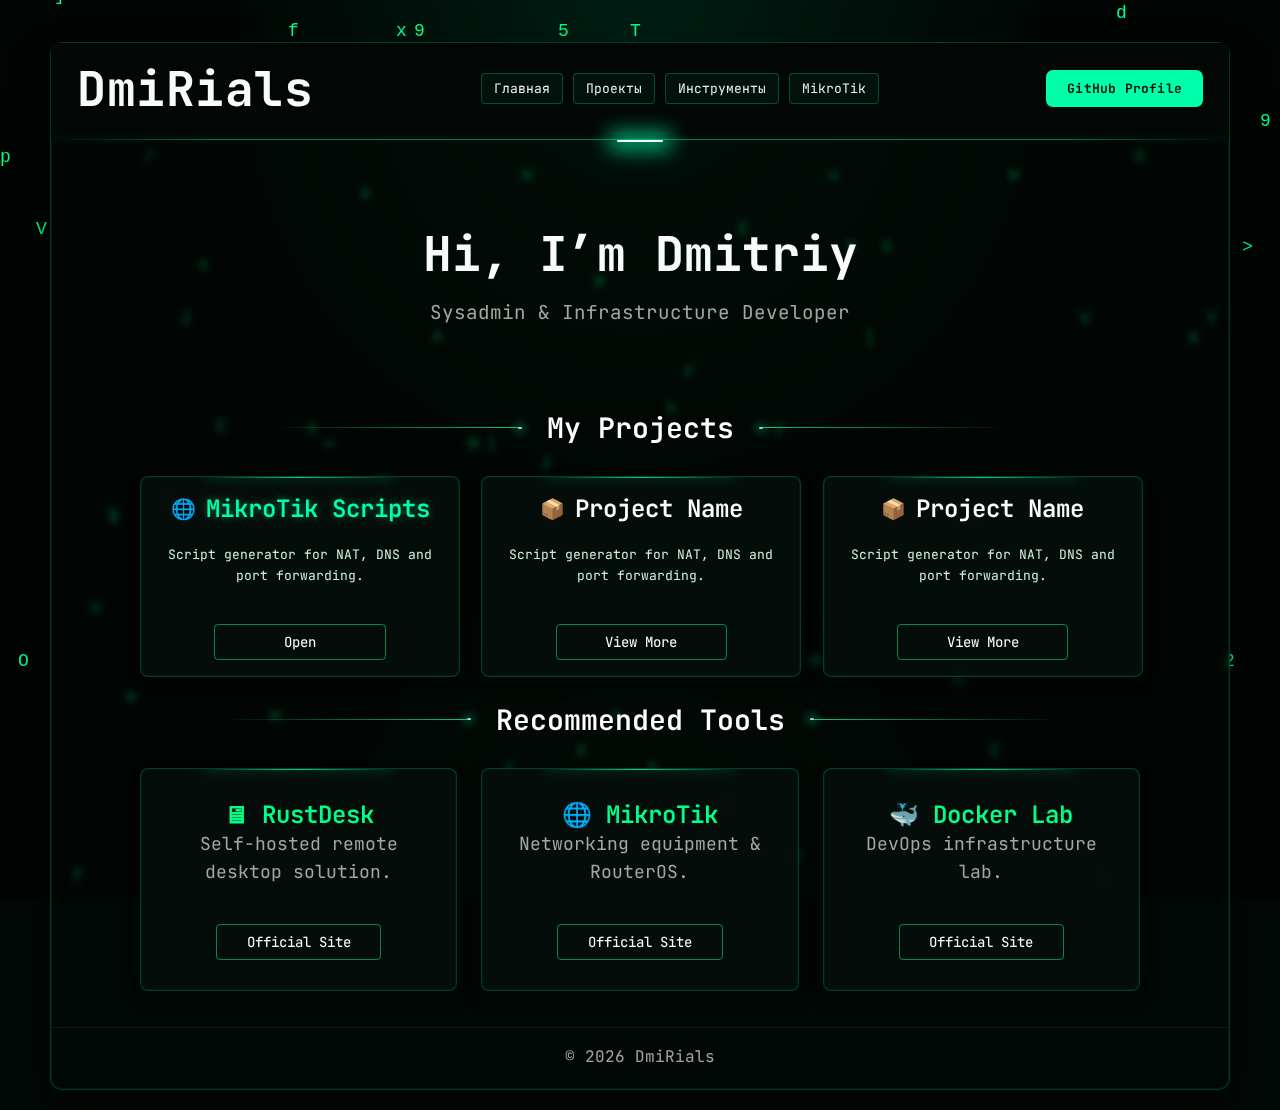
<file: index.html>
<!DOCTYPE html>
<html lang="ru">
<head>
    <meta charset="UTF-8">
    <title>DmiRials | Tech Portfolio</title>
    <meta name="viewport" content="width=device-width, initial-scale=1.0">
    <link rel="preconnect" href="https://fonts.googleapis.com">
    <link rel="preconnect" href="https://fonts.gstatic.com" crossorigin>
    <link href="https://fonts.googleapis.com/css2?family=JetBrains+Mono:wght@400;500;700&display=swap" rel="stylesheet">
    <link rel="stylesheet" href="css/style.css">
</head>
<body class="home-page site-page">

<canvas id="matrixCanvas"></canvas>

<div class="page-shell">
    <div class="global-site-header">
        <div class="top-nav">
            <div class="brand">DmiRials</div>

            <nav class="site-nav" aria-label="Global navigation">
                <a href="index.html">Главная</a>
                <a href="#projects">Проекты</a>
                <a href="#tools">Инструменты</a>
                <a href="mikrotik.html">MikroTik</a>
            </nav>

            <div class="nav-actions">
                <a class="main-btn nav-github" href="https://github.com/DmiRials" target="_blank">GitHub Profile</a>
            </div>
        </div>
    </div>

    <header class="hero-header">
        <section class="hero-content">
            <h1>Hi, I’m Dmitriy</h1>
            <p>Sysadmin &amp; Infrastructure Developer</p>
        </section>
    </header>

    <main>
        <section id="projects" class="header-projects">
            <div class="section-title-wrapper">
                <div class="section-title-line left"></div>
                <h2 class="section-title">My Projects</h2>
                <div class="section-title-line right"></div>
            </div>
            <div class="blocks header-blocks">
                <div class="card">
                    <div class="card-header">
                        <span class="card-icon">🌐</span>
                        <h3 class="color-primary">MikroTik Scripts</h3>
                    </div>
                    <p>Script generator for NAT, DNS and port forwarding.</p>
                    <a href="mikrotik.html">Open</a>
                </div>

                <div class="card">
                    <div class="card-header">
                        <span class="card-icon">📦</span>
                        <h3 class="color-white">Project Name</h3>
                    </div>
                    <p>Script generator for NAT, DNS and port forwarding.</p>
                    <a href="#">View More</a>
                </div>

                <div class="card">
                    <div class="card-header">
                        <span class="card-icon">📦</span>
                        <h3 class="color-white">Project Name</h3>
                    </div>
                    <p>Script generator for NAT, DNS and port forwarding.</p>
                    <a href="#">View More</a>
                </div>
            </div>
        </section>

        <section id="tools" class="projects-section">
            <div class="section-title-wrapper">
                <div class="section-title-line left"></div>
                <h2 class="section-title">Recommended Tools</h2>
                <div class="section-title-line right"></div>
            </div>
            <div id="projectsContainer" class="blocks"></div>
        </section>
    </main>

    <footer id="about">
        © 2026 DmiRials
    </footer>
</div>

<script src="js/app.js"></script>
</body>
</html>
</file>
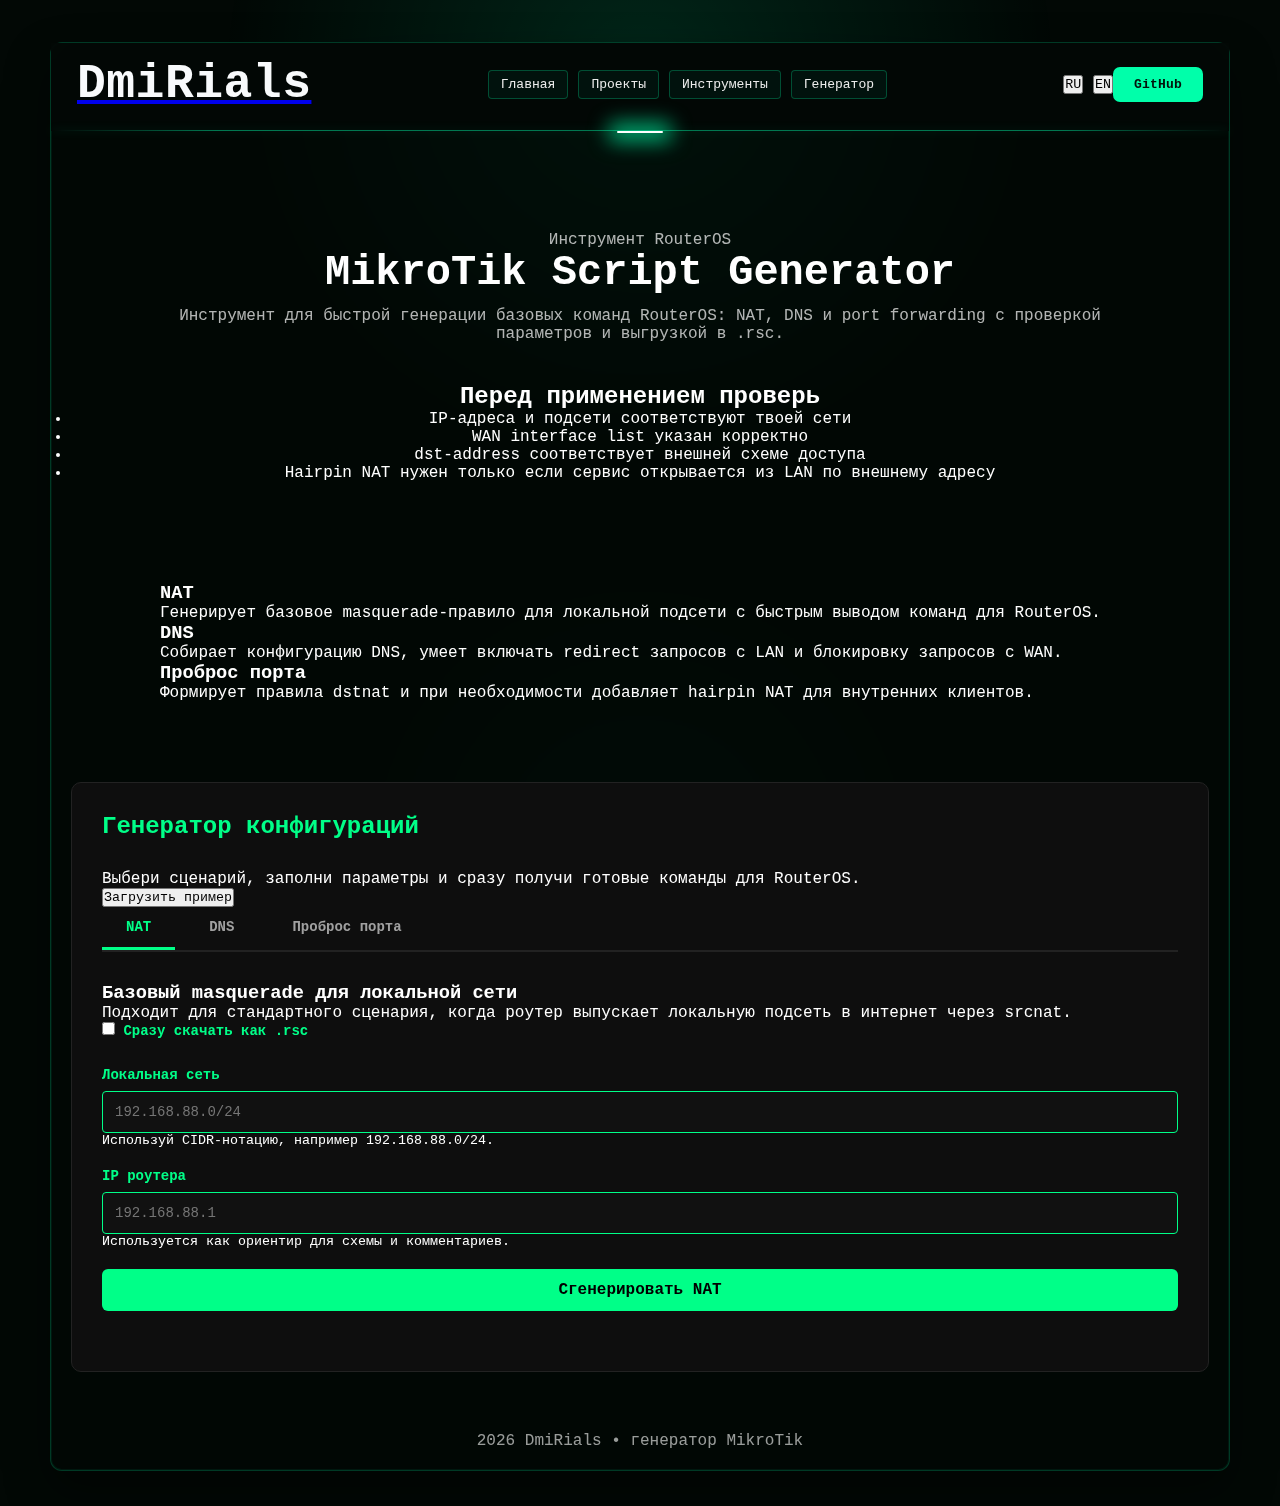
<file: mikrotik.html>
<!DOCTYPE html>
<html lang="ru">
<head>
    <meta charset="UTF-8">
    <title>MikroTik Script Generator | DmiRials</title>
    <meta id="pageDescription" name="description" content="Генератор конфигураций MikroTik для NAT, DNS и port forwarding.">
    <meta name="viewport" content="width=device-width, initial-scale=1.0">
    <meta name="robots" content="index,follow">
    <meta name="author" content="Dmitriy">
    <meta name="theme-color" content="#020805">
    <meta property="og:type" content="website">
    <meta property="og:site_name" content="DmiRials">
    <meta property="og:locale" content="ru_RU" id="ogLocale">
    <meta property="og:title" content="MikroTik Script Generator | DmiRials" id="ogTitle">
    <meta property="og:description" content="Генератор конфигураций MikroTik для NAT, DNS и port forwarding." id="ogDescription">
    <meta property="og:image" content="assets/social-mikrotik.svg">
    <meta property="og:image:type" content="image/svg+xml">
    <meta property="og:image:width" content="1200">
    <meta property="og:image:height" content="630">
    <meta property="og:image:alt" content="MikroTik generator preview">
    <meta name="twitter:card" content="summary_large_image">
    <meta name="twitter:title" content="MikroTik Script Generator | DmiRials" id="twitterTitle">
    <meta name="twitter:description" content="Генератор конфигураций MikroTik для NAT, DNS и port forwarding." id="twitterDescription">
    <meta name="twitter:image" content="assets/social-mikrotik.svg">
    <meta name="twitter:image:alt" content="MikroTik generator preview">
    <link rel="stylesheet" href="css/style.css">
</head>
<body class="site-page" data-i18n-page-title="mikrotik.meta.title" data-i18n-page-description="mikrotik.meta.description">
<canvas id="matrixCanvas"></canvas>

<div class="page-shell">
    <div class="global-site-header">
        <div class="top-nav">
            <a class="brand-link" href="index.html">
                <div class="brand">DmiRials</div>
            </a>

            <nav class="site-nav" aria-label="Основная навигация" data-i18n-aria-label="common.navigationLabel">
                <a href="index.html" data-i18n="common.nav.home">Главная</a>
                <a href="index.html#projects" data-i18n="common.nav.projects">Проекты</a>
                <a href="index.html#tools" data-i18n="common.nav.tools">Инструменты</a>
                <a href="#generator" data-i18n="common.nav.generator">Генератор</a>
            </nav>

            <div class="nav-actions">
                <div class="language-switcher" role="group" aria-label="Переключение языка" data-i18n-aria-label="common.languageSwitcherLabel">
                    <button type="button" class="lang-btn" data-lang="ru" aria-pressed="true">RU</button>
                    <button type="button" class="lang-btn" data-lang="en" aria-pressed="false">EN</button>
                </div>
                <a class="main-btn nav-github" href="https://github.com/DmiRials" target="_blank" rel="noopener noreferrer" data-i18n="common.github">GitHub</a>
            </div>
        </div>
    </div>

    <header class="hero-header hero-grid tool-hero-layout">
        <section class="hero-copy">
            <p class="hero-kicker" data-i18n="mikrotik.hero.kicker">RouterOS helper</p>
            <h1 data-i18n="mikrotik.hero.title">MikroTik Script Generator</h1>
            <p class="hero-lead" data-i18n="mikrotik.hero.lead">Инструмент для быстрой генерации базовых команд RouterOS: NAT, DNS и port forwarding с проверкой параметров и выгрузкой в .rsc.</p>
        </section>

        <aside class="hero-panel checklist-panel">
            <h2 data-i18n="mikrotik.checklist.title">Перед применением проверь</h2>
            <ul class="bullet-list compact-list">
                <li data-i18n="mikrotik.checklist.items.addressing">IP-адреса и подсети соответствуют твоей сети</li>
                <li data-i18n="mikrotik.checklist.items.wan">WAN interface list указан корректно</li>
                <li data-i18n="mikrotik.checklist.items.dst">dst-address совпадает с внешней схемой доступа</li>
                <li data-i18n="mikrotik.checklist.items.hairpin">Hairpin NAT нужен только если сервис открывается из LAN по внешнему адресу</li>
            </ul>
        </aside>
    </header>

    <main>
        <section class="content-section micro-info-grid">
            <article class="feature-card">
                <h3 data-i18n="mikrotik.summary.nat.title">NAT</h3>
                <p data-i18n="mikrotik.summary.nat.text">Генерирует базовое masquerade-правило для локальной подсети с быстрым выводом команд для RouterOS.</p>
            </article>

            <article class="feature-card">
                <h3 data-i18n="mikrotik.summary.dns.title">DNS</h3>
                <p data-i18n="mikrotik.summary.dns.text">Собирает конфигурацию DNS, умеет включать redirect запросов с LAN и блокировку запросов с WAN.</p>
            </article>

            <article class="feature-card">
                <h3 data-i18n="mikrotik.summary.portForward.title">Port Forward</h3>
                <p data-i18n="mikrotik.summary.portForward.text">Формирует правила dstnat и при необходимости добавляет hairpin NAT для внутренних клиентов.</p>
            </article>
        </section>

        <section id="generator" class="mikrotik-section content-section">
            <div class="script-container">
                <div class="generator-toolbar">
                    <div>
                        <h2 data-i18n="mikrotik.generator.title">Генератор конфигураций</h2>
                        <p class="section-subtitle" data-i18n="mikrotik.generator.subtitle">Выбери сценарий, заполни параметры и сразу получи готовые команды для RouterOS.</p>
                    </div>
                    <button type="button" id="loadExampleBtn" class="ghost-btn small-btn" data-i18n="common.buttons.loadExample">Загрузить пример</button>
                </div>

                <div class="tabs" role="tablist" aria-label="Тип конфигурации" data-i18n-aria-label="mikrotik.generator.tabListLabel">
                    <button class="tab-btn active" data-tab="nat" type="button" data-i18n="mikrotik.tabs.nat">NAT</button>
                    <button class="tab-btn" data-tab="dns" type="button" data-i18n="mikrotik.tabs.dns">DNS</button>
                    <button class="tab-btn" data-tab="portforward" type="button" data-i18n="mikrotik.tabs.portForward">Port Forward</button>
                </div>

                <div id="nat" class="tab-content active">
                    <div class="tab-intro">
                        <h3 data-i18n="mikrotik.nat.title">Базовый masquerade для локальной сети</h3>
                        <p data-i18n="mikrotik.nat.text">Подходит для стандартного сценария, когда роутер выпускает локальную подсеть в интернет через srcnat.</p>
                    </div>

                    <form id="natForm" class="nat-form">
                        <div class="form-group checkbox-row">
                            <label>
                                <input type="checkbox" id="natScriptToggle">
                                <span data-i18n-html="mikrotik.common.downloadRsc">Сразу скачать как <code>.rsc</code></span>
                            </label>
                        </div>

                        <div class="form-group">
                            <label for="localNetwork" data-i18n="mikrotik.nat.localNetworkLabel">Локальная сеть</label>
                            <input type="text" id="localNetwork" placeholder="192.168.88.0/24" data-i18n-placeholder="mikrotik.placeholders.localNetwork" required>
                            <small data-i18n-html="mikrotik.nat.localNetworkHint">Используй CIDR-нотацию, например <code>192.168.88.0/24</code>.</small>
                        </div>

                        <div class="form-group">
                            <label for="routerIp" data-i18n="mikrotik.nat.routerIpLabel">IP роутера</label>
                            <input type="text" id="routerIp" placeholder="192.168.88.1" data-i18n-placeholder="mikrotik.placeholders.routerIp" required>
                            <small data-i18n="mikrotik.nat.routerIpHint">Используется как ориентир для схемы и комментариев.</small>
                        </div>

                        <button type="submit" class="generate-btn" data-i18n="common.buttons.generateNat">Сгенерировать NAT</button>
                    </form>

                    <div id="natOutput" class="output-container" style="display: none;">
                        <h3 data-i18n="mikrotik.output.title">Сгенерированные команды</h3>
                        <p class="info-text" data-i18n="mikrotik.output.natInfo">Проверь параметры и вставь команды в терминал MikroTik.</p>
                        <div class="command-box"><pre id="natCommandOutput"></pre></div>
                        <button id="natCopyBtn" class="copy-btn" type="button" data-i18n="common.buttons.copy">Копировать в буфер</button>
                    </div>
                </div>

                <div id="dns" class="tab-content">
                    <div class="tab-intro">
                        <h3 data-i18n="mikrotik.dns.title">DNS для локальной сети и контроля входящих запросов</h3>
                        <p data-i18n="mikrotik.dns.text">Можно собрать список резолверов, настроить redirect клиентских запросов на роутер и закрыть входящие DNS-запросы с WAN.</p>
                    </div>

                    <form id="dnsForm" class="nat-form">
                        <div class="form-group checkbox-row">
                            <label>
                                <input type="checkbox" id="dnsScriptToggle">
                                <span data-i18n-html="mikrotik.common.downloadRsc">Сразу скачать как <code>.rsc</code></span>
                            </label>
                        </div>

                        <div class="form-group">
                            <label data-i18n="mikrotik.dns.serverSelectionLabel">Выбери DNS-серверы</label>
                            <div class="dns-columns-wrapper">
                                <div class="dns-column">
                                    <h4 data-i18n="mikrotik.dns.primaryLabel">Основной DNS</h4>
                                    <div class="dns-list">
                                        <label class="dns-checkbox-item"><input type="checkbox" class="primary-dns" value="8.8.8.8"><span>Google<br>8.8.8.8</span></label>
                                        <label class="dns-checkbox-item"><input type="checkbox" class="primary-dns" value="1.1.1.1"><span>Cloudflare<br>1.1.1.1</span></label>
                                        <label class="dns-checkbox-item"><input type="checkbox" class="primary-dns" value="9.9.9.9"><span>Quad9<br>9.9.9.9</span></label>
                                        <label class="dns-checkbox-item"><input type="checkbox" class="primary-dns" value="77.88.8.8"><span>Yandex<br>77.88.8.8</span></label>
                                        <label class="dns-checkbox-item"><input type="checkbox" class="primary-dns" value="208.67.222.222"><span>OpenDNS<br>208.67.222.222</span></label>
                                    </div>
                                </div>

                                <div class="dns-column">
                                    <h4 data-i18n="mikrotik.dns.secondaryLabel">Дополнительный DNS</h4>
                                    <div class="dns-list">
                                        <label class="dns-checkbox-item"><input type="checkbox" class="secondary-dns" value="8.8.4.4"><span>Google<br>8.8.4.4</span></label>
                                        <label class="dns-checkbox-item"><input type="checkbox" class="secondary-dns" value="1.0.0.1"><span>Cloudflare<br>1.0.0.1</span></label>
                                        <label class="dns-checkbox-item"><input type="checkbox" class="secondary-dns" value="149.112.112.112"><span>Quad9<br>149.112.112.112</span></label>
                                        <label class="dns-checkbox-item"><input type="checkbox" class="secondary-dns" value="77.88.1.1"><span>Yandex<br>77.88.1.1</span></label>
                                        <label class="dns-checkbox-item"><input type="checkbox" class="secondary-dns" value="208.67.220.220"><span>OpenDNS<br>208.67.220.220</span></label>
                                    </div>
                                </div>
                            </div>
                        </div>

                        <div class="form-group">
                            <label for="dnsCustom" data-i18n="mikrotik.dns.customDnsLabel">Пользовательский DNS</label>
                            <input type="text" id="dnsCustom" placeholder="208.67.222.123" data-i18n-placeholder="mikrotik.placeholders.customDns">
                        </div>

                        <div class="form-group">
                            <label for="cacheTtl" data-i18n="mikrotik.dns.ttlLabel">TTL кэша</label>
                            <select id="cacheTtl">
                                <option value="1d" data-i18n="mikrotik.dns.ttlDay">1 день</option>
                                <option value="1w" selected data-i18n="mikrotik.dns.ttlWeek">1 неделя</option>
                            </select>
                        </div>

                        <div class="form-group checkbox-row">
                            <label>
                                <input type="checkbox" id="dnsRedirectToggle">
                                <span data-i18n="mikrotik.dns.redirectToggle">Перенаправлять все DNS-запросы клиентов на роутер</span>
                            </label>
                        </div>

                        <div id="dnsRedirectSettings" style="display:none;" class="form-group toggle-group">
                            <label for="redirectRouterIp" data-i18n="mikrotik.dns.redirectRouterLabel">IP роутера для redirect</label>
                            <input type="text" id="redirectRouterIp" placeholder="192.168.88.1" data-i18n-placeholder="mikrotik.placeholders.routerIp">
                            <label for="redirectLocalSubnet" data-i18n="mikrotik.dns.redirectSubnetLabel">Локальная подсеть</label>
                            <input type="text" id="redirectLocalSubnet" placeholder="192.168.88.0/24" data-i18n-placeholder="mikrotik.placeholders.localNetwork">
                        </div>

                        <div class="form-group checkbox-row">
                            <label>
                                <input type="checkbox" id="dnsFilterToggle" checked>
                                <span data-i18n="mikrotik.dns.filterToggle">Блокировать DNS-запросы из интернета</span>
                            </label>
                            <p class="warning-text" data-i18n="mikrotik.dns.filterHint">Оставляй эту защиту включённой, иначе роутер может стать доступным DNS-резолвером из интернета.</p>
                        </div>

                        <div id="dnsFilterSettings" class="form-group toggle-group">
                            <label for="filterWanInterface" data-i18n="mikrotik.dns.filterWanLabel">WAN interface list</label>
                            <input type="text" id="filterWanInterface" placeholder="WAN" data-i18n-placeholder="mikrotik.placeholders.wanList">
                        </div>

                        <button type="submit" class="generate-btn" data-i18n="common.buttons.generateDns">Сгенерировать DNS</button>
                    </form>

                    <div id="dnsOutput" class="output-container" style="display: none;">
                        <h3 data-i18n="mikrotik.output.title">Сгенерированные команды</h3>
                        <p class="info-text" data-i18n="mikrotik.output.dnsInfo">Проверь список резолверов и параметры redirect перед применением.</p>
                        <div class="command-box"><pre id="dnsCommandOutput"></pre></div>
                        <button id="dnsCopyBtn" class="copy-btn" type="button" data-i18n="common.buttons.copy">Копировать в буфер</button>
                    </div>
                </div>

                <div id="portforward" class="tab-content">
                    <div class="tab-intro">
                        <h3 data-i18n="mikrotik.portForward.title">Публикация сервиса из локальной сети</h3>
                        <p data-i18n="mikrotik.portForward.text">Создаёт dstnat для указанного сервиса и при необходимости добавляет hairpin NAT, если доступ нужен из LAN по внешнему адресу.</p>
                    </div>

                    <form id="portforwardForm" class="nat-form">
                        <div class="form-group checkbox-row">
                            <label>
                                <input type="checkbox" id="portScriptToggle">
                                <span data-i18n-html="mikrotik.common.downloadRsc">Сразу скачать как <code>.rsc</code></span>
                            </label>
                        </div>

                        <div class="form-group">
                            <label for="pfRouterIp" data-i18n="mikrotik.portForward.routerIpLabel">Внешний IP роутера</label>
                            <input type="text" id="pfRouterIp" placeholder="192.168.88.1" data-i18n-placeholder="mikrotik.placeholders.routerIp" required>
                        </div>

                        <div class="form-group">
                            <label for="pfInternalIp" data-i18n="mikrotik.portForward.internalIpLabel">Внутренний IP сервиса</label>
                            <input type="text" id="pfInternalIp" placeholder="192.168.88.10" data-i18n-placeholder="mikrotik.placeholders.internalIp" required>
                        </div>

                        <div class="form-row two-columns">
                            <div class="form-group">
                                <label for="pfExternalPort" data-i18n="mikrotik.portForward.externalPortLabel">Внешний порт</label>
                                <input type="text" id="pfExternalPort" placeholder="8443" required>
                            </div>

                            <div class="form-group">
                                <label for="pfInternalPort" data-i18n="mikrotik.portForward.internalPortLabel">Внутренний порт</label>
                                <input type="text" id="pfInternalPort" placeholder="443" required>
                            </div>
                        </div>

                        <div class="form-group">
                            <label for="pfProtocol" data-i18n="mikrotik.portForward.protocolLabel">Протокол</label>
                            <select id="pfProtocol">
                                <option value="tcp">TCP</option>
                                <option value="udp">UDP</option>
                                <option value="tcp,udp">TCP + UDP</option>
                            </select>
                        </div>

                        <div class="form-group checkbox-row">
                            <label>
                                <input type="checkbox" id="hairpinToggle">
                                <span data-i18n="mikrotik.portForward.hairpinToggle">Добавить hairpin NAT</span>
                            </label>
                        </div>

                        <div class="form-group" id="hairpinLanGroup" style="display:none;">
                            <label for="hairpinLan" data-i18n="mikrotik.portForward.hairpinLanLabel">LAN-подсеть для hairpin</label>
                            <input type="text" id="hairpinLan" placeholder="192.168.88.0/24" data-i18n-placeholder="mikrotik.placeholders.localNetwork">
                            <small data-i18n="mikrotik.portForward.hairpinLanHint">Если поле пустое, будет сгенерировано более общее правило masquerade.</small>
                        </div>

                        <button type="submit" class="generate-btn" data-i18n="common.buttons.generatePortForward">Сгенерировать Port Forward</button>
                    </form>

                    <div id="portforwardOutput" class="output-container" style="display: none;">
                        <h3 data-i18n="mikrotik.output.title">Сгенерированные команды</h3>
                        <p class="info-text" data-i18n="mikrotik.output.portForwardInfo">Сначала проверь IP, порт и необходимость hairpin NAT.</p>
                        <div class="command-box"><pre id="portforwardCommandOutput"></pre></div>
                        <button id="portforwardCopyBtn" class="copy-btn" type="button" data-i18n="common.buttons.copy">Копировать в буфер</button>
                    </div>
                </div>
            </div>
        </section>
    </main>

    <footer>
        <span id="currentYear">2026</span> DmiRials • <span data-i18n="common.footer.mikrotik">MikroTik Generator</span>
    </footer>
</div>

<script src="js/shared.js"></script>
<script src="js/i18n.js"></script>
<script src="js/mikrotik-generator.js"></script>
</body>
</html>
</file>
<file: css/style.css>
:root {
    --primary-glow: #00ffaa;
    --secondary-glow: #00ccff;
    --bg-dark: #020805;
    --card-bg: rgba(6, 16, 12, 0.72);
    --text-main: #ffffff;
    --text-muted: #a0a8a4;
    --border-color: rgba(0, 255, 170, 0.2);
    --nav-border: rgba(0, 255, 170, 0.15);
}

* {
    margin: 0;
    padding: 0;
    box-sizing: border-box;
    font-family: "JetBrains Mono", Consolas, monospace;
}

body {
    background: var(--bg-dark);
    color: var(--text-main);
    padding: 20px;
    min-height: 100vh;
    display: flex;
    flex-direction: column;
}

canvas {
    position: fixed;
    top: 0;
    left: 0;
    z-index: -1;
}

/* ===== Shared Page Shell / Top Bar ===== */

.site-page {
    padding: 42px 20px 20px;
    display: block;
    min-height: 100vh;
}

.site-page::before {
    content: "";
    position: fixed;
    inset: 0;
    pointer-events: none;
    background:
        radial-gradient(circle at 50% 8%, rgba(0, 255, 170, 0.12), transparent 40%),
        radial-gradient(circle at 50% 95%, rgba(0, 255, 170, 0.06), transparent 30%);
    z-index: -1;
}

.site-page .page-shell {
    width: min(1180px, 100%);
    margin: 0 auto;
    border: 1px solid var(--border-color);
    border-radius: 12px;
    background: rgba(2, 8, 5, 0.68);
    box-shadow:
        0 0 0 1px rgba(0, 255, 170, 0.07) inset,
        0 20px 45px rgba(0, 0, 0, 0.45);
    backdrop-filter: blur(3px);
}

.site-page .global-site-header {
    position: sticky;
    top: 0;
    z-index: 40;
    background: rgba(2, 8, 5, 0.9);
    backdrop-filter: blur(6px);
}

.site-page .top-nav {
    display: flex;
    align-items: center;
    justify-content: space-between;
    padding: 14px 26px 20px;
    position: relative;
}

.site-page .top-nav::before {
    content: "";
    position: absolute;
    left: 0;
    right: 0;
    bottom: 0;
    height: 1px;
    background: linear-gradient(
        90deg,
        rgba(0, 255, 170, 0),
        rgba(0, 255, 170, 0.45) 14%,
        rgba(0, 255, 170, 0.45) 86%,
        rgba(0, 255, 170, 0)
    );
    box-shadow: 0 0 8px rgba(0, 255, 170, 0.26);
}

.site-page .top-nav::after {
    content: "";
    position: absolute;
    left: 50%;
    transform: translateX(-50%);
    bottom: -2px;
    width: 46px;
    height: 2px;
    border-radius: 999px;
    background: #fff;
    box-shadow: 0 0 20px 8px rgba(0, 255, 170, 0.7);
}

.site-page .brand {
    font-size: 48px;
    font-weight: 700;
    color: #f8fafc;
    letter-spacing: 0.5px;
}

.site-page .site-nav {
    display: flex;
    gap: 10px;
    font-size: 14px;
}

.site-page .site-nav a,
.site-page .github-mini,
.site-page .menu-btn {
    color: #cbd5e1;
    text-decoration: none;
    opacity: 0.92;
    transition: 0.25s;
}

.site-page .site-nav a {
    display: inline-flex;
    align-items: center;
    justify-content: center;
    padding: 6px 12px;
    border-radius: 4px;
    border: 1px solid rgba(0, 255, 170, 0.28);
    background: rgba(0, 255, 170, 0.05);
    color: var(--text-main);
    font-size: 13px;
}

.site-page .site-nav a:hover,
.site-page .github-mini:hover,
.site-page .menu-btn:hover {
    color: var(--primary-glow);
}

.site-page .site-nav a:hover {
    border-color: rgba(0, 255, 170, 0.72);
    box-shadow: 0 0 10px rgba(0, 255, 170, 0.28);
}

.site-page .nav-actions {
    display: flex;
    align-items: center;
    gap: 0;
}

.site-page .github-mini {
    font-size: 13px;
}

.site-page .menu-btn {
    background: transparent;
    border: none;
    font-size: 18px;
    cursor: pointer;
    line-height: 1;
}

.site-page .main-btn {
    display: inline-block;
    padding: 12px 30px;
    background: var(--primary-glow);
    color: #03120b;
    text-decoration: none;
    border-radius: 7px;
    border: 1px solid rgba(0, 255, 170, 0.7);
    transition: 0.25s;
    font-weight: 700;
    letter-spacing: 0.2px;
    margin-bottom: 0;
}

.site-page .main-btn:hover {
    box-shadow: 0 0 25px rgba(0, 255, 170, 0.7);
    transform: scale(1.02);
}

.site-page .nav-github {
    padding: 9px 20px;
    font-size: 13px;
}

/* ===== Home Page (Screenshot-like) ===== */

.home-page .hero-header {
    padding: 18px 18px 8px;
    text-align: center;
}

.home-page .hero-content {
    padding: 64px 20px 24px;
}

.home-page .hero-content h1 {
    font-size: clamp(32px, 4.1vw, 48px);
    font-weight: 700;
    color: #f8fafc;
    margin-bottom: 14px;
}

.home-page .hero-content p {
    font-size: clamp(16px, 1.5vw, 22px);
    color: var(--text-muted);
    opacity: 1;
    margin-bottom: 26px;
}

.home-page .hero-btn {
    min-width: 190px;
    margin-bottom: 16px;
}

.home-page .header-controls {
    margin-top: 8px;
}

.home-page .auth-buttons {
    margin-top: 8px;
}

.home-page .auth-btn {
    display: inline-block;
    margin: 5px 8px;
    padding: 8px 26px;
    border-radius: 5px;
    text-decoration: none;
    font-size: 14px;
    border: 1px solid rgba(0, 255, 136, 0.7);
    color: #00ff88;
    background: rgba(0, 255, 136, 0.08);
    transition: 0.25s;
}

.home-page .auth-btn.register {
    background: rgba(0, 255, 136, 0.12);
}

.home-page .auth-btn:hover {
    box-shadow: 0 0 14px rgba(0, 255, 136, 0.6);
}

.home-page main {
    padding: 0 24px 10px;
}

.site-page .section-title {
    font-size: clamp(22px, 2.2vw, 30px);
    font-weight: 600;
    margin: 0 25px;
    color: var(--text-main);
    white-space: nowrap;
}

.site-page .section-title-wrapper {
    display: flex;
    align-items: center;
    justify-content: center;
    width: 100%;
    margin-bottom: 30px;
}

.site-page .section-title-line {
    flex-grow: 1;
    max-width: 250px;
    min-width: 60px;
    height: 1px;
    opacity: 0.8;
    position: relative;
}

.site-page .section-title-line.left {
    background: linear-gradient(to left, var(--primary-glow), transparent);
}

.site-page .section-title-line.right {
    background: linear-gradient(to right, var(--primary-glow), transparent);
}

.site-page .section-title-line.left::after {
    content: "";
    position: absolute;
    right: 0;
    top: 50%;
    transform: translateY(-50%);
    width: 4px;
    height: 2px;
    border-radius: 50%;
    background: #fff;
    box-shadow: 0 0 10px 3px rgba(0, 255, 170, 0.55);
}

.site-page .section-title-line.right::after {
    content: "";
    position: absolute;
    left: 0;
    top: 50%;
    transform: translateY(-50%);
    width: 4px;
    height: 2px;
    border-radius: 50%;
    background: #fff;
    box-shadow: 0 0 10px 3px rgba(0, 255, 170, 0.55);
}

.site-page .color-primary {
    color: var(--primary-glow);
    text-shadow: 0 0 8px rgba(0, 255, 170, 0.4);
}

.site-page .color-white {
    color: var(--text-main);
}

.home-page .header-projects,
.home-page .projects-section {
    padding: 8px 0 16px;
}

.home-page .blocks {
    display: grid;
    grid-template-columns: repeat(3, minmax(0, 1fr));
    gap: 24px;
}

.home-page .card {
    background: var(--card-bg);
    border: 1px solid var(--border-color);
    border-radius: 8px;
    padding: 30px 20px;
    display: flex;
    flex-direction: column;
    align-items: center;
    text-align: center;
    position: relative;
    overflow: hidden;
    backdrop-filter: blur(8px);
    box-shadow:
        0 0 0 1px rgba(0, 255, 170, 0.05) inset,
        0 8px 16px rgba(0, 0, 0, 0.28);
    transition: transform 0.3s, box-shadow 0.3s;
}

.home-page .card::before {
    content: "";
    position: absolute;
    top: 0;
    left: 20%;
    right: 20%;
    height: 1px;
    background: linear-gradient(90deg, transparent, var(--primary-glow), transparent);
    opacity: 0.8;
    box-shadow: 0 0 10px var(--primary-glow);
}

.home-page .card:hover {
    transform: translateY(-3px);
    box-shadow: 0 10px 25px rgba(0, 0, 0, 0.6), 0 0 15px rgba(0, 255, 170, 0.15);
}

.home-page .card-header {
    display: flex;
    align-items: center;
    gap: 10px;
    margin-bottom: 15px;
}

.home-page .card-icon {
    font-size: 20px;
}

.home-page .card h3 {
    margin: 0;
    font-size: 24px;
    font-weight: 600;
}

.home-page .card p {
    color: var(--text-muted);
    font-size: 18px;
    line-height: 1.6;
    margin: 0 0 25px 0;
    flex-grow: 1;
    min-height: auto;
}

.home-page .card a {
    display: inline-block;
    margin-top: 12px;
    min-width: 60%;
    padding: 8px 14px;
    border-radius: 4px;
    border: 1px solid rgba(0, 255, 170, 0.5);
    color: var(--text-main);
    text-decoration: none;
    font-size: 14px;
    font-weight: 400;
    transition: 0.25s;
}

.home-page .card a:hover {
    background: rgba(0, 255, 170, 0.05);
    box-shadow: 0 0 15px rgba(0, 255, 170, 0.2) inset, 0 0 10px rgba(0, 255, 170, 0.2);
    border-color: var(--primary-glow);
}

.home-page .color-primary {
    color: var(--primary-glow);
    text-shadow: 0 0 8px rgba(0, 255, 170, 0.4);
}

.home-page .color-white {
    color: var(--text-main);
}

.home-page footer {
    margin-top: 10px;
    text-align: center;
    padding: 18px 0 22px;
    opacity: 0.62;
    border-top: 1px solid rgba(0, 255, 136, 0.16);
}

/* ===== Tool Page ===== */

.tool-page .tool-header {
    padding: 18px 18px 10px;
    text-align: center;
}

.tool-page .tool-hero {
    padding: 64px 20px 24px;
}

.tool-page .tool-hero h1 {
    font-size: clamp(32px, 4.1vw, 48px);
    color: #f8fafc;
    margin-bottom: 14px;
}

.tool-page .tool-hero p {
    font-size: clamp(16px, 1.5vw, 22px);
    color: var(--text-muted);
    opacity: 1;
}

.tool-page main {
    padding: 0 24px 10px;
}

.tool-page .mikrotik-section {
    max-width: 100%;
    padding: 8px 0 16px;
}

.tool-page .script-container {
    background: var(--card-bg);
    border: 1px solid var(--border-color);
    border-radius: 8px;
    padding: 30px;
    overflow: hidden;
    position: relative;
    backdrop-filter: blur(8px);
    box-shadow:
        0 0 0 1px rgba(0, 255, 170, 0.05) inset,
        0 8px 16px rgba(0, 0, 0, 0.28);
}

.tool-page .script-container::before {
    content: "";
    position: absolute;
    top: 0;
    left: 20%;
    right: 20%;
    height: 1px;
    background: linear-gradient(90deg, transparent, var(--primary-glow), transparent);
    opacity: 0.8;
    box-shadow: 0 0 10px var(--primary-glow);
}

.tool-page .script-header {
    margin-bottom: 22px;
}

.tool-page .script-header h2,
.tool-page .script-container > h2 {
    color: var(--text-main);
    font-size: 24px;
    font-weight: 600;
}

.tool-page .tabs {
    border-bottom-color: rgba(0, 255, 170, 0.16);
}

.tool-page .tab-btn {
    color: var(--text-muted);
}

.tool-page .tab-btn.active,
.tool-page .tab-btn:hover {
    color: var(--primary-glow);
    border-bottom-color: var(--primary-glow);
}

.tool-page .generate-btn {
    background-color: var(--primary-glow);
    color: #000;
    border: none;
    box-shadow: 0 0 15px rgba(0, 255, 170, 0.4);
}

.tool-page .generate-btn:hover {
    box-shadow: 0 0 25px rgba(0, 255, 170, 0.7);
    transform: scale(1.01);
}

.tool-page .copy-btn {
    border-color: rgba(0, 255, 170, 0.5);
    color: var(--text-main);
    background: transparent;
}

.tool-page .copy-btn:hover {
    background: rgba(0, 255, 170, 0.05);
    box-shadow: 0 0 15px rgba(0, 255, 170, 0.2) inset, 0 0 10px rgba(0, 255, 170, 0.2);
    border-color: var(--primary-glow);
    color: var(--text-main);
}

.tool-page .form-group label,
.tool-page .output-container h3 {
    color: var(--primary-glow);
}

.tool-page .info-text,
.tool-page .dns-column h4,
.tool-page .dns-checkbox-item {
    color: var(--text-muted);
}

.tool-page .command-box {
    border-color: var(--border-color);
    background: rgba(2, 8, 5, 0.72);
}

.tool-page .command-box pre {
    color: var(--primary-glow);
}

.tool-page .form-group input,
.tool-page .form-group select,
.tool-page .dns-checkbox-item {
    border-color: var(--border-color);
    background: rgba(2, 8, 5, 0.7);
}

.tool-page .form-group input:focus,
.tool-page .form-group select:focus,
.tool-page .dns-checkbox-item:hover {
    box-shadow: 0 0 10px rgba(0, 255, 170, 0.3);
    border-color: rgba(0, 255, 170, 0.65);
}

.tool-page .dns-checkbox-item input[type="checkbox"] {
    accent-color: var(--primary-glow);
}

.tool-page .dns-checkbox-item input[type="checkbox"]:checked + span {
    color: var(--primary-glow);
}

.tool-page .copy-btn,
.tool-page .generate-btn,
.tool-page .tab-btn {
    font-family: "JetBrains Mono", Consolas, monospace;
    box-shadow: 0 0 0 1px rgba(0, 255, 170, 0.06) inset;
}

.tool-page footer {
    margin-top: 10px;
    text-align: center;
    padding: 18px 0 22px;
    opacity: 0.62;
    border-top: 1px solid rgba(0, 255, 136, 0.16);
}

@media (max-width: 900px) {
    .site-page .site-nav {
        gap: 8px;
        flex-wrap: wrap;
        justify-content: center;
    }

    .site-page .top-nav {
        flex-wrap: wrap;
        gap: 14px;
        justify-content: center;
    }

    .site-page .brand {
        width: 100%;
        text-align: center;
    }

    .site-page .nav-actions {
        margin-left: auto;
    }

    .site-page .section-title-line {
        max-width: 120px;
    }

    .home-page .blocks {
        grid-template-columns: repeat(2, minmax(0, 1fr));
    }
}

@media (max-width: 640px) {
    .site-page {
        padding-top: 18px;
    }

    .site-page .page-shell {
        border-radius: 10px;
    }

    .home-page .hero-content {
        padding-top: 52px;
    }

    .tool-page .tool-hero {
        padding-top: 30px;
    }

    .tool-page main {
        padding: 0 12px 14px;
    }

    .site-page .site-nav {
        display: none;
    }

    .site-page .github-mini,
    .site-page .menu-btn {
        display: none;
    }

    .site-page .nav-github {
        padding: 8px 14px;
        font-size: 12px;
    }

    .site-page .top-nav {
        padding: 12px 14px 16px;
    }

    .home-page .blocks {
        grid-template-columns: 1fr;
        gap: 16px;
    }

    .site-page .section-title {
        margin: 0 14px;
        font-size: 22px;
    }
}

header {
    text-align: center;
    padding: 60px 20px;
}

header h1 {
    font-size: 42px;
    margin-bottom: 10px;
}

header p {
    opacity: 0.7;
}

.header-controls {
    margin-top: 25px;
}

.main-btn {
    display: inline-block;
    padding: 12px 30px;
    background: #00ff88;
    color: black;
    text-decoration: none;
    border-radius: 6px;
    transition: 0.3s;
    font-weight: bold;
    margin-bottom: 15px;
}

.main-btn:hover {
    box-shadow: 0 0 15px #00ff88;
}

/* ===== Auth Buttons ===== */

.auth-buttons {
    margin-top: 15px;
}

.auth-btn {
    display: inline-block;
    margin: 5px 10px;
    padding: 8px 20px;
    border-radius: 6px;
    text-decoration: none;
    font-size: 14px;
    transition: 0.3s;
    border: 1px solid #00ff88;
}

.auth-btn.login {
    background: transparent;
    color: #00ff88;
}

.auth-btn.register {
    background: #00ff88;
    color: black;
}

.auth-btn:hover {
    box-shadow: 0 0 12px #00ff88;
}

/* ========================= */

/* projects section heading */
.projects-section {
    text-align: center;
}
.projects-section h2 {
    margin-bottom: 20px;
}

.filter-section .blocks {
    text-align: left;
}

section {
    padding: 40px 20px;
    max-width: 1000px;
    margin: auto;
    width: 100%;
}

.filters {
    margin: 20px 0;
    text-align: center;
}

.filters button {
    margin: 5px;
    padding: 8px 15px;
    background: #111;
    border: 1px solid #00ff88;
    color: #00ff88;
    cursor: pointer;
    transition: 0.3s;
    border-radius: 4px;
}

.filters button:hover {
    background: #00ff88;
    color: black;
}

.blocks {
    display: grid;
    grid-template-columns: repeat(auto-fit, minmax(250px, 1fr));
    gap: 20px;
}

.card {
    background: rgba(15,15,15,0.9);
    padding: 20px;
    border-radius: 10px;
    border: 1px solid #222;
    transition: 0.3s;
}

.card:hover {
    transform: translateY(-5px);
    border-color: #00ff88;
    box-shadow: 0 0 15px #00ff88;
}

.card h3 {
    margin-bottom: 10px;
    color: #00ff88;
}

.card a {
    display: inline-block;
    margin-top: 12px;
    color: #00ff88;
    text-decoration: none;
}

/* ===== Navigation ===== */

.header-nav {
    text-align: left;
    margin-bottom: 20px;
}

.nav-btn {
    display: inline-block;
    padding: 8px 16px;
    background: rgba(0, 255, 136, 0.1);
    border: 1px solid #00ff88;
    color: #00ff88;
    text-decoration: none;
    border-radius: 4px;
    font-size: 14px;
    transition: 0.3s;
}

.nav-btn:hover {
    background: #00ff88;
    color: black;
    box-shadow: 0 0 10px #00ff88;
}

.nav-back {
    display: inline-block;
    padding: 8px 16px;
    background: rgba(0, 255, 136, 0.1);
    border: 1px solid #00ff88;
    color: #00ff88;
    text-decoration: none;
    border-radius: 4px;
    font-size: 14px;
    transition: 0.3s;
}

.nav-back:hover {
    background: #00ff88;
    color: black;
    box-shadow: 0 0 10px #00ff88;
}

/* ===== Header Projects (small cards under auth buttons) ===== */
.header-projects {
    margin-top: 18px;
    max-width: 1000px;
    margin-left: auto;
    margin-right: auto;
}

.header-blocks {
    display: flex;
    gap: 16px;
}

.header-blocks .card {
    width: 320px;
    padding: 16px;
}

.header-blocks .card p {
    color: #cdefd8;
    font-size: 13px;
    margin-top: 6px;
}

/* ===== Script header back button ===== */
.script-header {
    display: flex;
    align-items: center;
    gap: 12px;
    margin-bottom: 18px;
}

.small-back {
    padding: 6px 10px;
    font-size: 13px;
}

/* ===== MikroTik Page ===== */

.mikrotik-section {
    max-width: 1400px;
}

.script-container {
    background: rgba(15, 15, 15, 0.9);
    border: 1px solid #222;
    border-radius: 10px;
    padding: 30px;
}

.script-container h2 {
    color: #00ff88;
    margin-bottom: 30px;
    font-size: 24px;
}

/* ===== Tabs ===== */

.tabs {
    display: flex;
    gap: 10px;
    margin-bottom: 30px;
    border-bottom: 2px solid #222;
}

.tab-btn {
    padding: 12px 24px;
    background: transparent;
    border: none;
    color: #a0a0a0;
    cursor: pointer;
    font-size: 14px;
    font-weight: bold;
    transition: 0.3s;
    border-bottom: 3px solid transparent;
    font-family: Consolas, monospace;
}

.tab-btn:hover {
    color: #00ff88;
}

.tab-btn.active {
    color: #00ff88;
    border-bottom-color: #00ff88;
}

.tab-content {
    display: none;
}

.tab-content.active {
    display: block;
}

/* ===== Forms ===== */

.nat-form {
    margin-bottom: 30px;
}

.form-group {
    margin-bottom: 20px;
    display: flex;
    flex-direction: column;
}

.form-group label {
    margin-bottom: 8px;
    color: #00ff88;
    font-weight: bold;
    font-size: 14px;
}

.form-group input,
.form-group select {
    padding: 12px;
    background: #111;
    border: 1px solid #00ff88;
    color: #e2e8f0;
    border-radius: 4px;
    font-family: Consolas, monospace;
    font-size: 14px;
}

.form-group input:focus,
.form-group select:focus {
    outline: none;
    box-shadow: 0 0 8px #00ff88;
}

.form-group select {
    cursor: pointer;
}

.form-group select option {
    background: #111;
    color: #e2e8f0;
}

/* ===== DNS Providers ===== */

.dns-columns-wrapper {
    display: grid;
    grid-template-columns: 1fr 1fr;
    gap: 30px;
    margin-bottom: 20px;
}

.dns-column {
    display: flex;
    flex-direction: column;
}

.dns-column h4 {
    color: #00ff88;
    margin-bottom: 15px;
    font-size: 16px;
    font-weight: bold;
}

.dns-list {
    display: flex;
    flex-direction: column;
    gap: 12px;
}

.dns-checkbox-item {
    display: flex;
    align-items: center;
    padding: 12px;
    background: #111;
    border: 1px solid #222;
    border-radius: 6px;
    cursor: pointer;
    transition: 0.3s;
    color: #a0a0a0;
    font-size: 13px;
    font-weight: bold;
}

.dns-checkbox-item:hover {
    border-color: #00ff88;
    background: rgba(0, 255, 136, 0.05);
}

.dns-checkbox-item input[type="checkbox"] {
    margin-right: 10px;
    width: 18px;
    height: 18px;
    cursor: pointer;
    accent-color: #00ff88;
    flex-shrink: 0;
}

.dns-checkbox-item input[type="checkbox"]:checked + span {
    color: #00ff88;
}

.dns-checkbox-item span {
    user-select: none;
    line-height: 1.3;
}

.generate-btn {
    width: 100%;
    padding: 12px;
    background: #00ff88;
    border: none;
    color: black;
    font-weight: bold;
    border-radius: 6px;
    cursor: pointer;
    transition: 0.3s;
    font-size: 16px;
}

.generate-btn:hover {
    box-shadow: 0 0 15px #00ff88;
    transform: scale(1.02);
}

/* ===== Output ===== */

.output-container {
    margin-top: 30px;
}

.output-container h3 {
    color: #00ff88;
    margin-bottom: 10px;
}

.info-text {
    color: #a0a0a0;
    margin-bottom: 15px;
    font-size: 14px;
}

.command-box {
    background: #0a0a0a;
    border: 1px solid #00ff88;
    border-radius: 6px;
    padding: 20px;
    margin-bottom: 15px;
    overflow-x: auto;
    max-height: 400px;
    overflow-y: auto;
}

.command-box pre {
    color: #00ff88;
    font-family: Consolas, monospace;
    font-size: 13px;
    margin: 0;
    white-space: pre;
    word-wrap: normal;
}

.copy-btn {
    width: 100%;
    padding: 12px;
    background: rgba(0, 255, 136, 0.2);
    border: 1px solid #00ff88;
    color: #00ff88;
    font-weight: bold;
    border-radius: 6px;
    cursor: pointer;
    transition: 0.3s;
}

.copy-btn:hover {
    background: #00ff88;
    color: black;
    box-shadow: 0 0 12px #00ff88;
}

footer {
    margin-top: auto;
    text-align: center;
    padding: 20px 0;
    opacity: 0.6;
}
</file>
